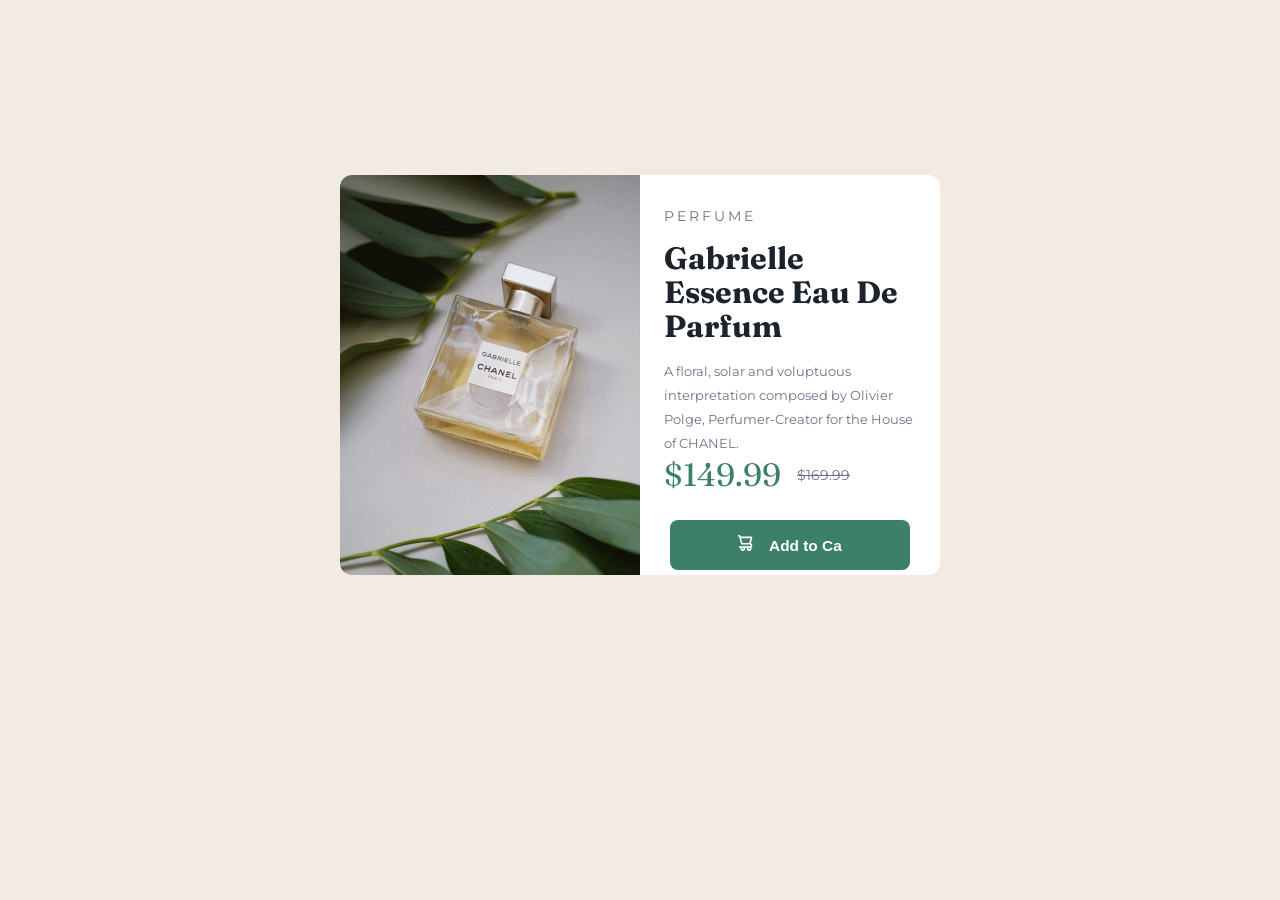
<file: index.html>
<!DOCTYPE html>
<html lang="en">
<head>
  <meta charset="UTF-8">
  <meta name="viewport" content="width=device-width, initial-scale=1.0"> 
  <link rel="icon" type="image/png" sizes="32x32" href="./images/favicon-32x32.png">
  <title>Frontend Mentor | Product preview card component</title>
  <link rel="stylesheet" href="styile.css">
</head>
<body>
  <main class="card">
    <section class="card_primera-seccion">
      <img class="card_primera-secion__imagen"src="perfume.jpg" alt="">
    </section>
    <section class="card__segunda-seccion" >
        <p  class="card__segunda-seccion__producto">PERFUME</p>
        <h2 class="card__segunda-seccion__titulo"> Gabrielle Essence Eau De Parfum</h2>
        <p class="card__segunda-seccion__descripcion"> A floral, solar and voluptuous interpretation composed by Olivier Polge, 
            Perfumer-Creator for the House of CHANEL.</p>
  <div class="card__segunda-seccion__precio">
  <p class="card__segunda-seccion__precio__descuento"> $149.99</p>
      <p class="card__segunda-seccion__precio__original"> $169.99</p>
    </div>
<button class="card__segunda-seccion__button">
    <img  class="card__segunda-seccion__button__icono" src="icon-cart.svg" alt="icono-del-carrito">
    Add to Ca
</button>
    </section>
  </main>
</body>
</html>
</file>
<file: styile.css>
@import url('https://fonts.googleapis.com/css2?family=Fraunces:opsz,wght@9..144,700&family=Montserrat:wght@500;700&display=swap');

:root{
    --Dark-cyan: hsl(158, 36%, 37%);
    --Cream: hsl(30, 38%, 92%);
    --Very-dark-blue: hsl(212, 21%, 14%);
    --Dark-grayish-blue: hsl(228, 12%, 48%);
    --White: hsl(0, 0%, 100%);
    --very-dark-green: hsl(156, 42%, 18%);

}

* {
    margin: 0%;
    padding: 0%;
    box-sizing: border-box;
}



body {
    /* font-family: 'Fraunces', serif; */
    font-family: 'Montserrat', sans-serif;
    font-size: 14px;
    background-color: var(--Cream);
}

.card{

width: 350px;
height: 612px;
border-radius: 12px;
overflow: hidden;
margin: 68px auto;
background-color: var(--White);
}

.card_primera-secion__imagen{
    width: 100%;
}

.card__segunda-seccion__producto{
color: var(--Dark-grayish-blue);
font-size: 1em;
letter-spacing: 3px;
margin: 18px 24px 8px 24px;

}

.card__segunda-seccion__titulo{
     font-family: 'Fraunces', serif;
     margin: 0px 24px 16px 24px;
     font-size: 2.2em;
     color: var(--Very-dark-blue);
     line-height: 34px;

}

.card__segunda-seccion__descripcion{
    margin: 0px 24px 44px 24px;
    color: var(--Dark-grayish-blue);
    font-size: 0.95em;
    line-height: 22px;
}
.card__segunda-seccion__precio{
    display: flex;
    gap: 16px;
    align-items: center;
    margin: 0px 24px 16px 24px;
 }

 .card__segunda-seccion__precio__descuento {
    font-family: 'Fraunces', serif;
    font-size: 2.3em;
    color: var(--Dark-cyan);
    

 }

 .card__segunda-seccion__precio__original {
    text-decoration: line-through;
    color: var(--Dark-grayish-blue);

 }

 .card__segunda-seccion__button{
    width: 296px;
    height: 50px;
    background-color: var(--Dark-cyan);
    border: none;
    border-radius: 8px;
    color: var(--White);
    font-size: 1.1em;
    font-weight: 700;
    display: block;
    margin: auto;

 }

 .card__segunda-seccion__button:hover{
    cursor: pointer;
    background-color: var(--very-dark-green);
 }
 
 .card__segunda-seccion__button__icono{
    margin-right: 12px; 
}

@media (min-width :620px) {
    .card{
        width: 600px;
        height: 400px;
        display: flex;
        margin: 175px auto 75px;
    }
    
    .card_primera-seccion {
        width: 300px;
    }
    .card_primera-secion__imagen {
        content: url(image-product-desktop.jpg);
    }
    .card__segunda-seccion{
        width: 300px;
    }
    .card__segunda-seccion__producto{
    margin: 32px 24px 16px 24px;
}
.card__segunda-seccion__descripcion {
    line-height: 24px;
    margin-bottom: auto;
}
.card__segunda-seccion__precio {
    margin-bottom: 26px;
}
.card__segunda-seccion__button{
 width: 240px;

}
}
</file>
